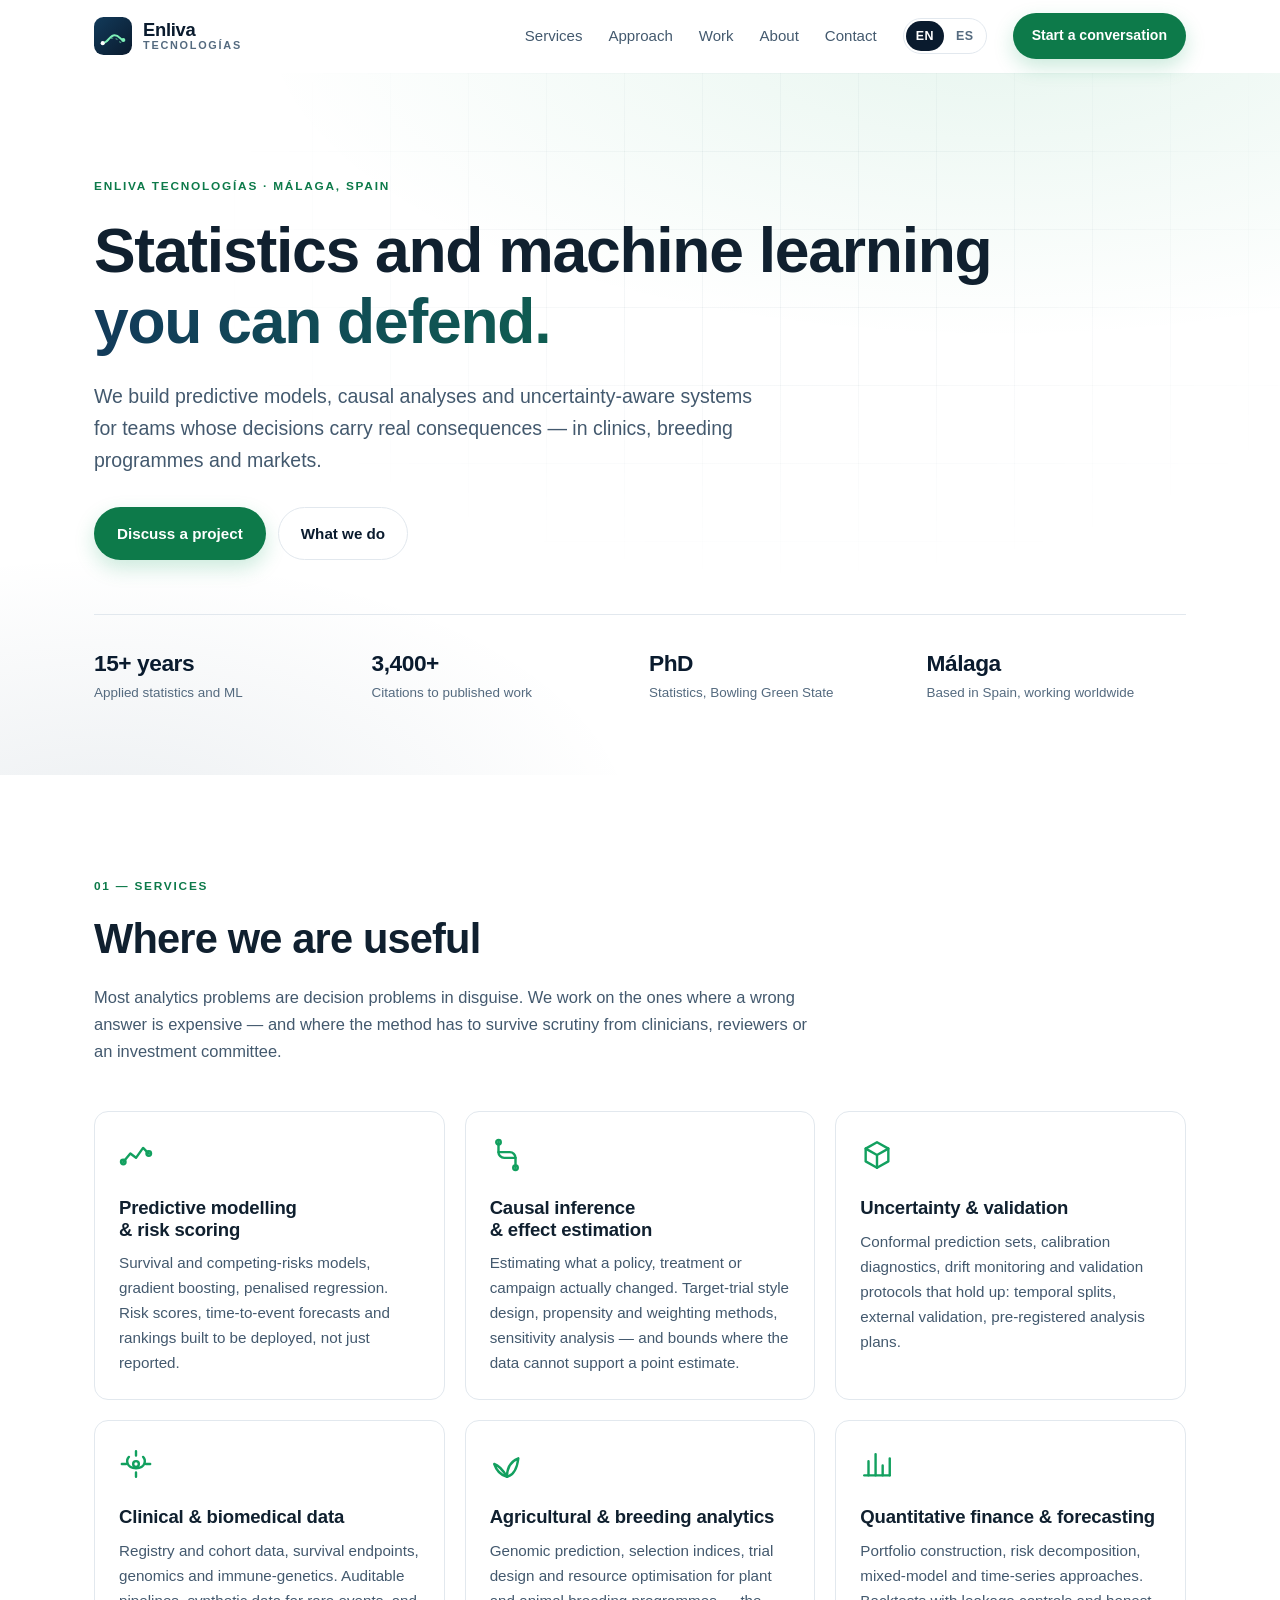
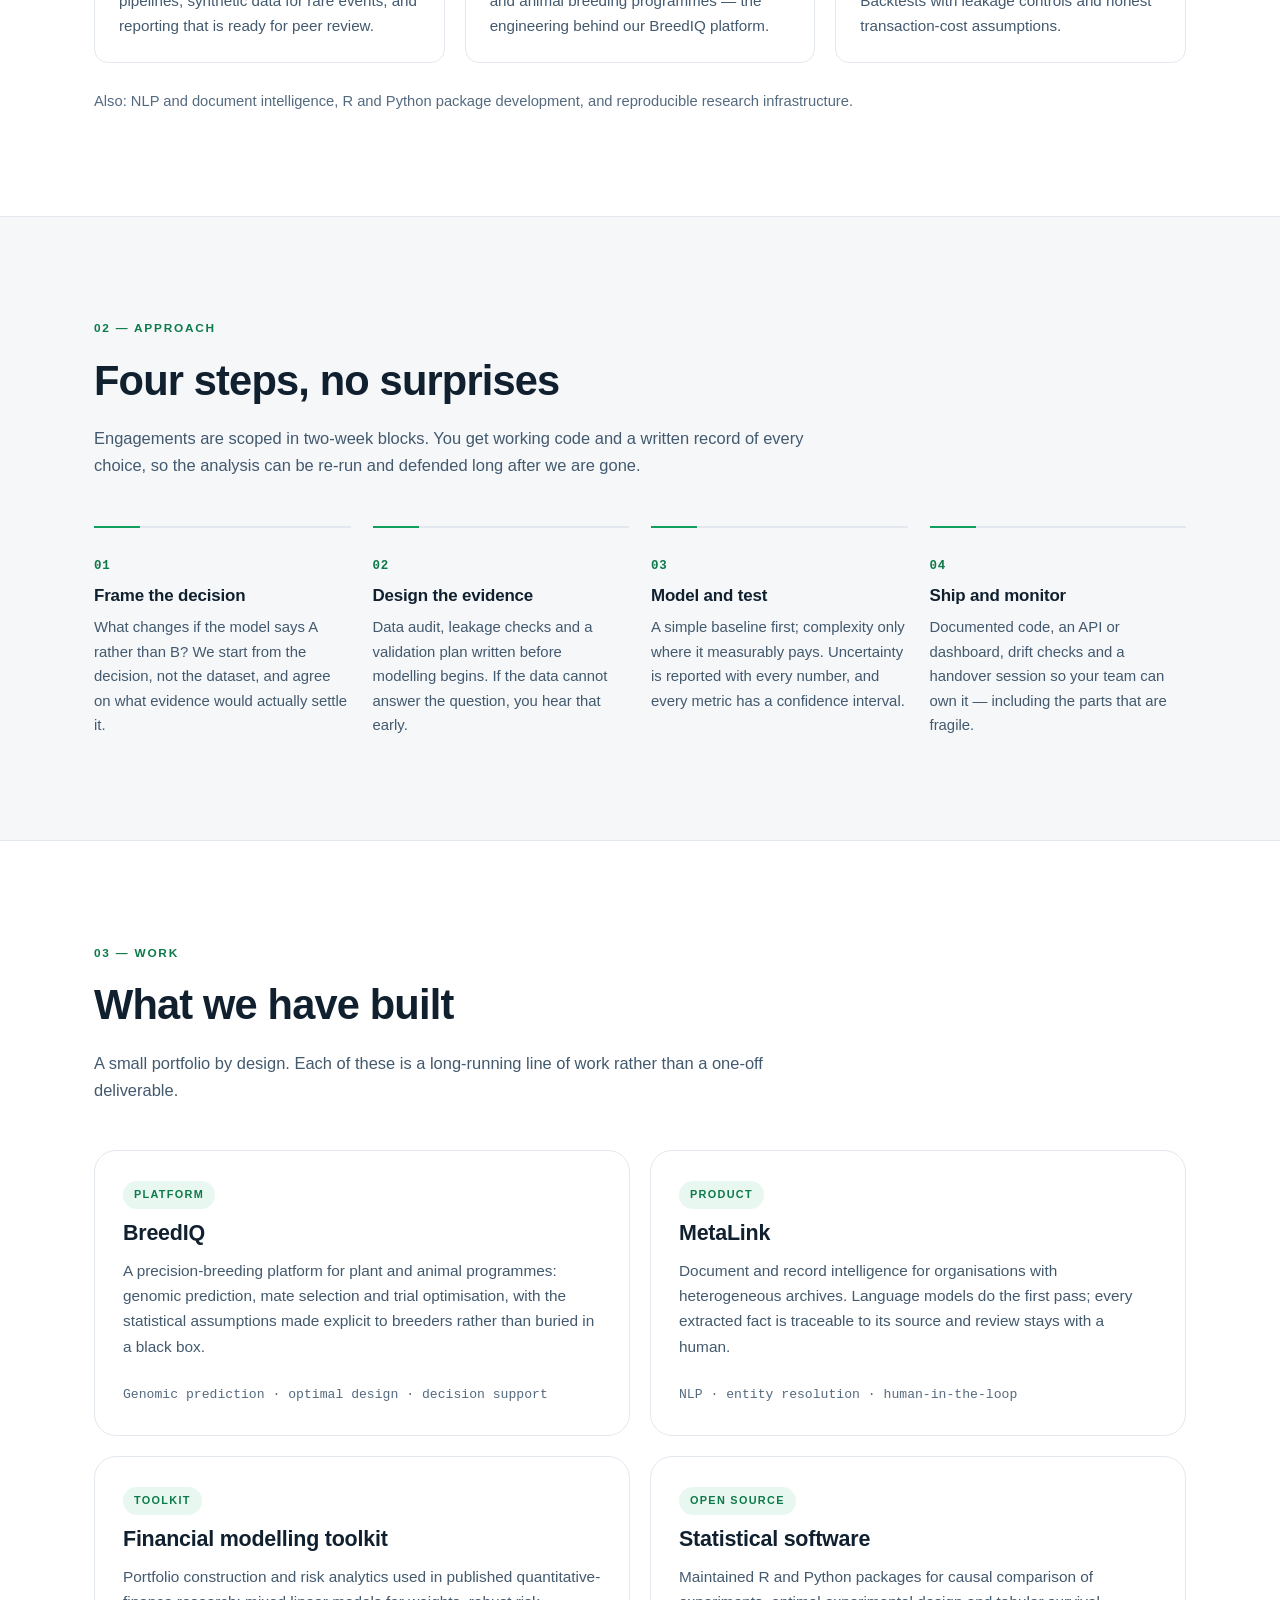
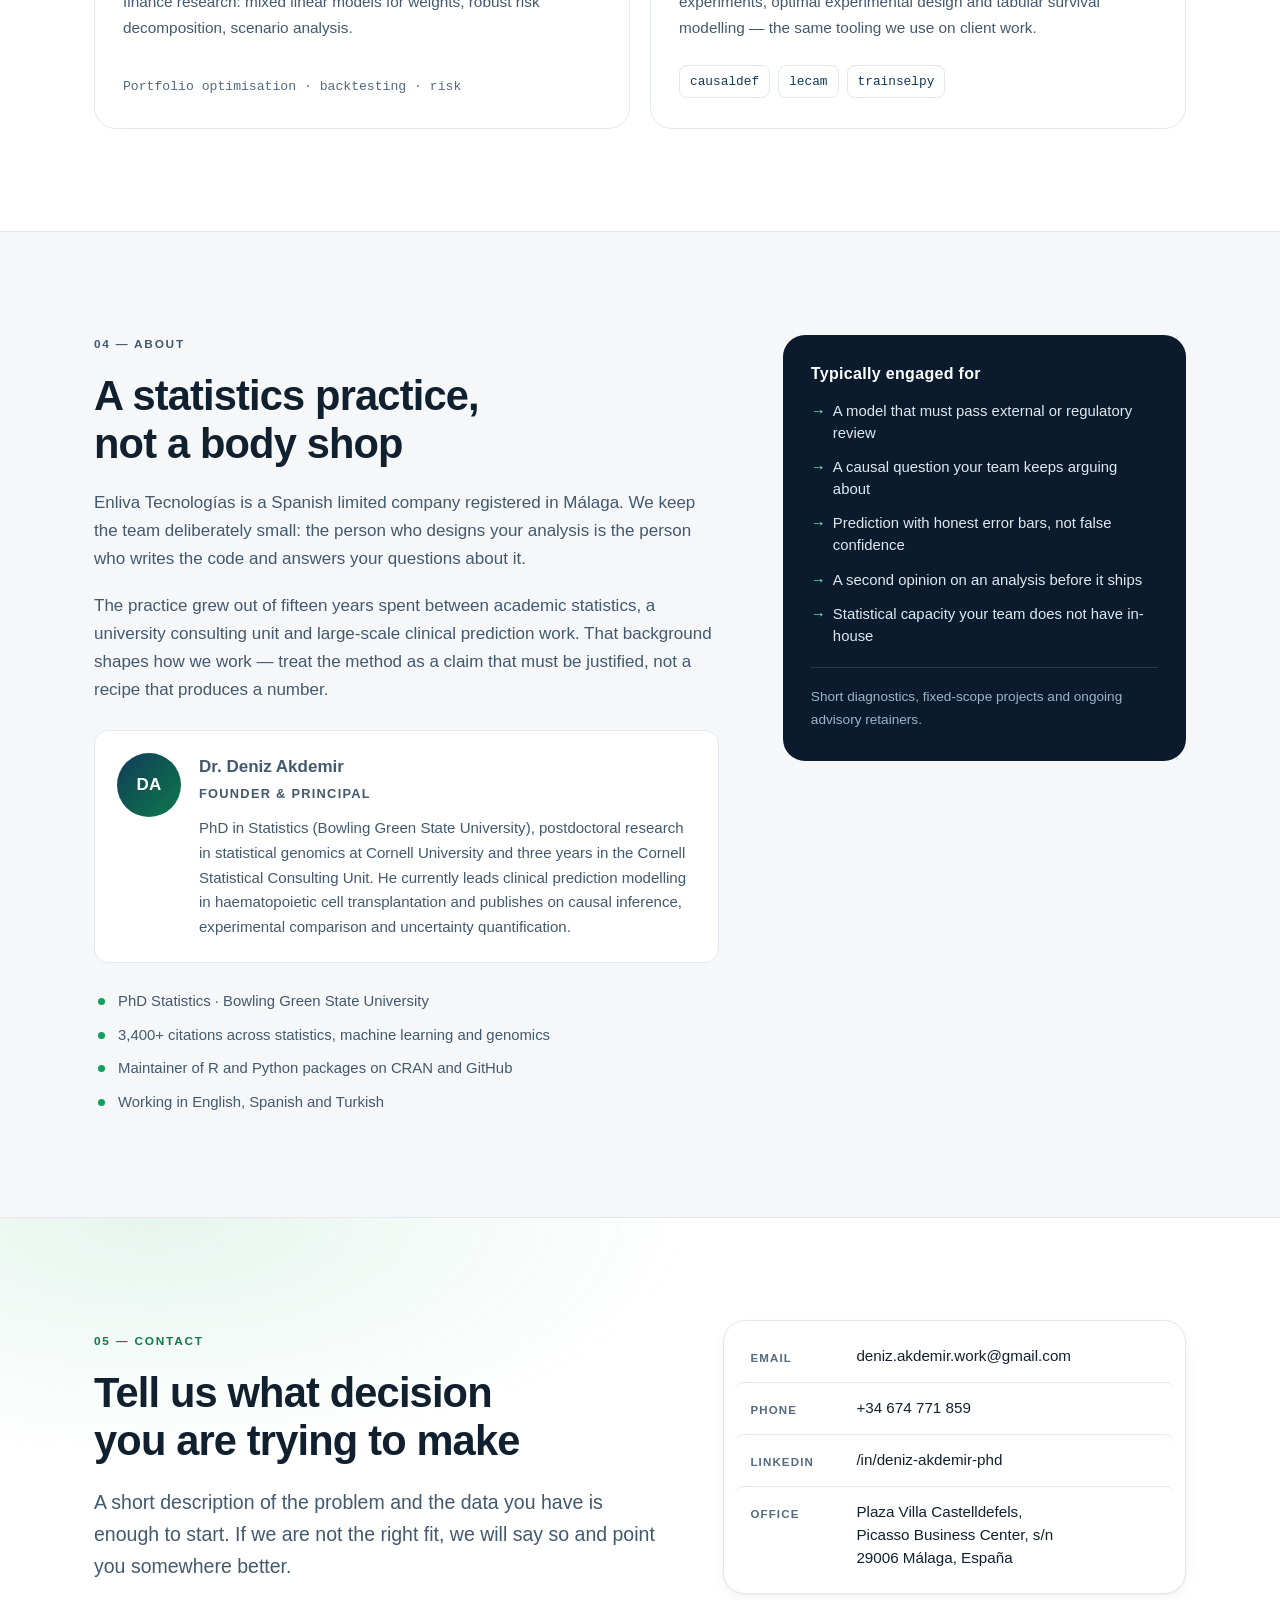
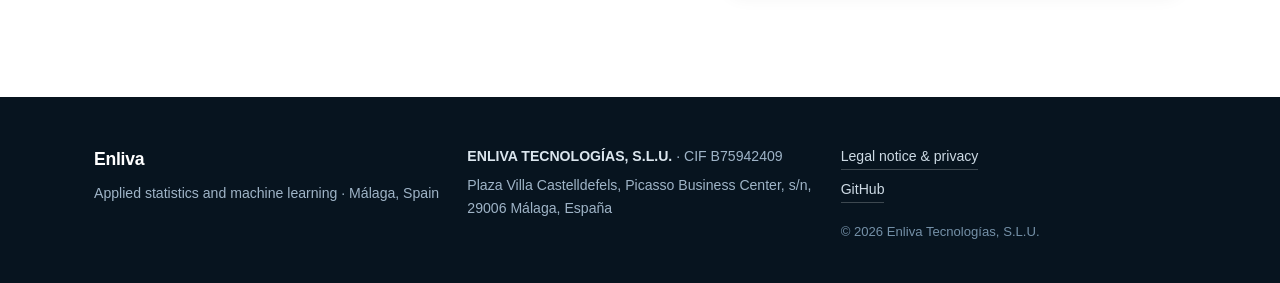
<file: index.html>
<!DOCTYPE html>
<html lang="en">
<head>
<meta charset="utf-8">
<meta name="viewport" content="width=device-width, initial-scale=1">
<title>Enliva Tecnologías — Applied statistics &amp; machine learning · Málaga</title>
<meta name="description" content="Enliva Tecnologías is a Málaga-based applied statistics and machine learning consultancy. Predictive modelling, causal inference and uncertainty-aware systems for clinical, agricultural and financial decisions.">
<meta name="theme-color" content="#0a1b2e">
<meta name="author" content="Enliva Tecnologías, S.L.U.">
<meta property="og:type" content="website">
<meta property="og:site_name" content="Enliva Tecnologías">
<meta property="og:locale" content="en_GB">
<meta property="og:locale:alternate" content="es_ES">
<meta property="og:title" content="Enliva Tecnologías — Applied statistics &amp; machine learning">
<meta property="og:description" content="Predictive models, causal analyses and uncertainty-aware systems for decisions that carry real consequences.">
<meta name="twitter:card" content="summary">
<link rel="icon" href="assets/img/favicon.svg" type="image/svg+xml">
<script>document.documentElement.classList.add("js");</script>
<link rel="stylesheet" href="assets/css/styles.css">
<script type="application/ld+json">
{
  "@context": "https://schema.org",
  "@type": "ProfessionalService",
  "name": "Enliva Tecnologías, S.L.U.",
  "description": "Applied statistics and machine learning consultancy: predictive modelling, causal inference, uncertainty quantification, clinical and agricultural data science.",
  "vatID": "ESB75942409",
  "address": {
    "@type": "PostalAddress",
    "streetAddress": "Plaza Villa Castelldefels, Picasso Business Center, s/n",
    "postalCode": "29006",
    "addressLocality": "Málaga",
    "addressCountry": "ES"
  },
  "email": "deniz.akdemir.work@gmail.com",
  "telephone": "+34674771859",
  "areaServed": "Worldwide",
  "knowsLanguage": ["en", "es", "tr"],
  "founder": {
    "@type": "Person",
    "name": "Deniz Akdemir",
    "jobTitle": "Founder & Principal",
    "alumniOf": "Bowling Green State University",
    "sameAs": "https://www.linkedin.com/in/deniz-akdemir-phd-50735314a/"
  }
}
</script>
</head>
<body>
<a class="skip-link" href="#main" data-i18n="a11y.skip">Skip to content</a>

<header class="site-header" id="top">
  <div class="wrap header-inner">
    <a class="brand" href="#top" aria-label="Enliva Tecnologías">
      <svg class="brand-mark" viewBox="0 0 48 48" aria-hidden="true" focusable="false">
        <rect x="0" y="0" width="48" height="48" rx="12" fill="url(#brandGrad)"/>
        <path d="M11 33c6.5 0 8.5-10 15-10s6.5 6 11 6" fill="none" stroke="#7ef0b8" stroke-width="2.6" stroke-linecap="round"/>
        <path d="M11 33c5 0 8-6.5 13.5-6.5S31 33 37 33" fill="none" stroke="#7ef0b8" stroke-width="1.4" stroke-dasharray="3 3" opacity=".55"/>
        <circle cx="11" cy="33" r="2.6" fill="#ffffff"/>
        <circle cx="37" cy="29" r="2.6" fill="#7ef0b8"/>
        <defs>
          <linearGradient id="brandGrad" x1="0" y1="0" x2="48" y2="48" gradientUnits="userSpaceOnUse">
            <stop stop-color="#123a5a"/><stop offset="1" stop-color="#0a1b2e"/>
          </linearGradient>
        </defs>
      </svg>
      <span class="brand-text">
        <span class="brand-name">Enliva</span>
        <span class="brand-sub" data-i18n="brand.sub">Tecnologías</span>
      </span>
    </a>

    <nav class="nav" id="nav" aria-label="Main">
      <a href="#services" data-i18n="nav.services">Services</a>
      <a href="#approach" data-i18n="nav.approach">Approach</a>
      <a href="#work" data-i18n="nav.work">Work</a>
      <a href="#about" data-i18n="nav.about">About</a>
      <a href="#contact" data-i18n="nav.contact">Contact</a>
      <div class="lang" role="group" aria-label="Language / Idioma">
        <button type="button" data-lang="en" class="is-active" aria-pressed="true">EN</button>
        <button type="button" data-lang="es" aria-pressed="false">ES</button>
      </div>
      <a class="btn btn-primary nav-cta" href="#contact" data-i18n="nav.cta">Start a conversation</a>
    </nav>

    <button class="nav-toggle" type="button" aria-expanded="false" aria-controls="nav" aria-label="Menu / Menú">
      <span></span><span></span>
    </button>
  </div>
</header>

<main id="main">

  <section class="hero">
    <div class="hero-bg" aria-hidden="true"></div>
    <div class="wrap hero-inner">
      <p class="eyebrow" data-i18n="hero.eyebrow">Enliva Tecnologías · Málaga, Spain</p>
      <h1>
        <span data-i18n="hero.title1">Statistics and machine learning</span>
        <span class="accent" data-i18n="hero.title2">you can defend.</span>
      </h1>
      <p class="lede" data-i18n="hero.lede">We build predictive models, causal analyses and uncertainty-aware systems for teams whose decisions carry real consequences — in clinics, breeding programmes and markets.</p>
      <div class="hero-actions">
        <a class="btn btn-primary" href="#contact" data-i18n="hero.cta1">Discuss a project</a>
        <a class="btn btn-ghost" href="#services" data-i18n="hero.cta2">What we do</a>
      </div>

      <dl class="proof">
        <div><dt data-i18n="proof.a.k">15+ years</dt><dd data-i18n="proof.a.v">Applied statistics and ML</dd></div>
        <div><dt data-i18n="proof.b.k">3,400+</dt><dd data-i18n="proof.b.v">Citations to published work</dd></div>
        <div><dt data-i18n="proof.c.k">PhD</dt><dd data-i18n="proof.c.v">Statistics, Bowling Green State</dd></div>
        <div><dt data-i18n="proof.d.k">Málaga</dt><dd data-i18n="proof.d.v">Based in Spain, working worldwide</dd></div>
      </dl>
    </div>
  </section>

  <section class="section" id="services">
    <div class="wrap">
      <header class="section-head reveal">
        <p class="eyebrow" data-i18n="services.eyebrow">01 — Services</p>
        <h2 data-i18n="services.title">Where we are useful</h2>
        <p class="section-lede" data-i18n="services.lede">Most analytics problems are decision problems in disguise. We work on the ones where a wrong answer is expensive — and where the method has to survive scrutiny from clinicians, reviewers or an investment committee.</p>
      </header>

      <div class="grid grid-3">
        <article class="card reveal">
          <svg class="card-icon" viewBox="0 0 24 24" aria-hidden="true"><path d="M3 17l5-6 4 3 5-7 4 4"/><circle cx="3" cy="17" r="1.6"/><circle cx="21" cy="11" r="1.6"/></svg>
          <h3 data-i18n="svc.1.t">Predictive modelling &amp; risk scoring</h3>
          <p data-i18n="svc.1.d">Survival and competing-risks models, gradient boosting, penalised regression. Risk scores, time-to-event forecasts and rankings built to be deployed, not just reported.</p>
        </article>

        <article class="card reveal">
          <svg class="card-icon" viewBox="0 0 24 24" aria-hidden="true"><path d="M6 3v7a4 4 0 004 4h8"/><path d="M18 21v-7a4 4 0 00-4-4H6"/><circle cx="6" cy="3" r="1.6"/><circle cx="18" cy="21" r="1.6"/></svg>
          <h3 data-i18n="svc.2.t">Causal inference &amp; effect estimation</h3>
          <p data-i18n="svc.2.d">Estimating what a policy, treatment or campaign actually changed. Target-trial style design, propensity and weighting methods, sensitivity analysis — and bounds where the data cannot support a point estimate.</p>
        </article>

        <article class="card reveal">
          <svg class="card-icon" viewBox="0 0 24 24" aria-hidden="true"><path d="M12 3l8 4.5v9L12 21l-8-4.5v-9L12 3z"/><path d="M12 12l8-4.5M12 12v9M12 12L4 7.5"/></svg>
          <h3 data-i18n="svc.3.t">Uncertainty &amp; validation</h3>
          <p data-i18n="svc.3.d">Conformal prediction sets, calibration diagnostics, drift monitoring and validation protocols that hold up: temporal splits, external validation, pre-registered analysis plans.</p>
        </article>

        <article class="card reveal">
          <svg class="card-icon" viewBox="0 0 24 24" aria-hidden="true"><path d="M7 7c-2 2-2 8 5 8s7-6 5-8"/><path d="M12 3v3M12 21v-3M2 12h3M19 12h3"/><circle cx="12" cy="12" r="2"/></svg>
          <h3 data-i18n="svc.4.t">Clinical &amp; biomedical data</h3>
          <p data-i18n="svc.4.d">Registry and cohort data, survival endpoints, genomics and immune-genetics. Auditable pipelines, synthetic data for rare events, and reporting that is ready for peer review.</p>
        </article>

        <article class="card reveal">
          <svg class="card-icon" viewBox="0 0 24 24" aria-hidden="true"><path d="M12 21c0-7 3-11 8-13-1 8-4 12-8 13z"/><path d="M12 21C9 16 6 13 3 12c2 6 5 8 9 9z"/></svg>
          <h3 data-i18n="svc.5.t">Agricultural &amp; breeding analytics</h3>
          <p data-i18n="svc.5.d">Genomic prediction, selection indices, trial design and resource optimisation for plant and animal breeding programmes — the engineering behind our BreedIQ platform.</p>
        </article>

        <article class="card reveal">
          <svg class="card-icon" viewBox="0 0 24 24" aria-hidden="true"><path d="M3 20h18"/><path d="M6 20V10M11 20V5M16 20v-7M21 20V8"/></svg>
          <h3 data-i18n="svc.6.t">Quantitative finance &amp; forecasting</h3>
          <p data-i18n="svc.6.d">Portfolio construction, risk decomposition, mixed-model and time-series approaches. Backtests with leakage controls and honest transaction-cost assumptions.</p>
        </article>
      </div>

      <p class="note reveal" data-i18n="services.note">Also: NLP and document intelligence, R and Python package development, and reproducible research infrastructure.</p>
    </div>
  </section>

  <section class="section section-alt" id="approach">
    <div class="wrap">
      <header class="section-head reveal">
        <p class="eyebrow" data-i18n="approach.eyebrow">02 — Approach</p>
        <h2 data-i18n="approach.title">Four steps, no surprises</h2>
        <p class="section-lede" data-i18n="approach.lede">Engagements are scoped in two-week blocks. You get working code and a written record of every choice, so the analysis can be re-run and defended long after we are gone.</p>
      </header>

      <ol class="steps">
        <li class="reveal">
          <span class="step-num">01</span>
          <h3 data-i18n="step.1.t">Frame the decision</h3>
          <p data-i18n="step.1.d">What changes if the model says A rather than B? We start from the decision, not the dataset, and agree on what evidence would actually settle it.</p>
        </li>
        <li class="reveal">
          <span class="step-num">02</span>
          <h3 data-i18n="step.2.t">Design the evidence</h3>
          <p data-i18n="step.2.d">Data audit, leakage checks and a validation plan written before modelling begins. If the data cannot answer the question, you hear that early.</p>
        </li>
        <li class="reveal">
          <span class="step-num">03</span>
          <h3 data-i18n="step.3.t">Model and test</h3>
          <p data-i18n="step.3.d">A simple baseline first; complexity only where it measurably pays. Uncertainty is reported with every number, and every metric has a confidence interval.</p>
        </li>
        <li class="reveal">
          <span class="step-num">04</span>
          <h3 data-i18n="step.4.t">Ship and monitor</h3>
          <p data-i18n="step.4.d">Documented code, an API or dashboard, drift checks and a handover session so your team can own it — including the parts that are fragile.</p>
        </li>
      </ol>
    </div>
  </section>

  <section class="section" id="work">
    <div class="wrap">
      <header class="section-head reveal">
        <p class="eyebrow" data-i18n="work.eyebrow">03 — Work</p>
        <h2 data-i18n="work.title">What we have built</h2>
        <p class="section-lede" data-i18n="work.lede">A small portfolio by design. Each of these is a long-running line of work rather than a one-off deliverable.</p>
      </header>

      <div class="grid grid-2">
        <article class="work-card reveal">
          <span class="tag" data-i18n="work.1.tag">Platform</span>
          <h3>BreedIQ</h3>
          <p data-i18n="work.1.d">A precision-breeding platform for plant and animal programmes: genomic prediction, mate selection and trial optimisation, with the statistical assumptions made explicit to breeders rather than buried in a black box.</p>
          <p class="meta" data-i18n="work.1.meta">Genomic prediction · optimal design · decision support</p>
        </article>

        <article class="work-card reveal">
          <span class="tag" data-i18n="work.2.tag">Product</span>
          <h3>MetaLink</h3>
          <p data-i18n="work.2.d">Document and record intelligence for organisations with heterogeneous archives. Language models do the first pass; every extracted fact is traceable to its source and review stays with a human.</p>
          <p class="meta" data-i18n="work.2.meta">NLP · entity resolution · human-in-the-loop</p>
        </article>

        <article class="work-card reveal">
          <span class="tag" data-i18n="work.3.tag">Toolkit</span>
          <h3 data-i18n="work.3.t">Financial modelling toolkit</h3>
          <p data-i18n="work.3.d">Portfolio construction and risk analytics used in published quantitative-finance research: mixed linear models for weights, robust risk decomposition, scenario analysis.</p>
          <p class="meta" data-i18n="work.3.meta">Portfolio optimisation · backtesting · risk</p>
        </article>

        <article class="work-card reveal">
          <span class="tag" data-i18n="work.4.tag">Open source</span>
          <h3 data-i18n="work.4.t">Statistical software</h3>
          <p data-i18n="work.4.d">Maintained R and Python packages for causal comparison of experiments, optimal experimental design and tabular survival modelling — the same tooling we use on client work.</p>
          <ul class="chips">
            <li><a href="https://github.com/denizakdemir/causaldef" target="_blank" rel="noopener noreferrer">causaldef</a></li>
            <li><a href="https://github.com/denizakdemir/lecam" target="_blank" rel="noopener noreferrer">lecam</a></li>
            <li><a href="https://github.com/denizakdemir/trainselpy" target="_blank" rel="noopener noreferrer">trainselpy</a></li>
          </ul>
        </article>
      </div>
    </div>
  </section>

  <section class="section section-alt" id="about">
    <div class="wrap about">
      <div class="about-body reveal">
        <p class="eyebrow" data-i18n="about.eyebrow">04 — About</p>
        <h2 data-i18n="about.title">A statistics practice, not a body shop</h2>
        <p data-i18n="about.p1">Enliva Tecnologías is a Spanish limited company registered in Málaga. We keep the team deliberately small: the person who designs your analysis is the person who writes the code and answers your questions about it.</p>
        <p data-i18n="about.p2">The practice grew out of fifteen years spent between academic statistics, a university consulting unit and large-scale clinical prediction work. That background shapes how we work — treat the method as a claim that must be justified, not a recipe that produces a number.</p>

        <div class="founder">
          <div class="avatar" aria-hidden="true">DA</div>
          <div>
            <p class="founder-name">Dr. Deniz Akdemir</p>
            <p class="founder-role" data-i18n="about.role">Founder &amp; Principal</p>
            <p data-i18n="about.p3">PhD in Statistics (Bowling Green State University), postdoctoral research in statistical genomics at Cornell University and three years in the Cornell Statistical Consulting Unit. He currently leads clinical prediction modelling in haematopoietic cell transplantation and publishes on causal inference, experimental comparison and uncertainty quantification.</p>
          </div>
        </div>

        <ul class="facts">
          <li data-i18n="about.f1">PhD Statistics · Bowling Green State University</li>
          <li data-i18n="about.f2">3,400+ citations across statistics, machine learning and genomics</li>
          <li data-i18n="about.f3">Maintainer of R and Python packages on CRAN and GitHub</li>
          <li data-i18n="about.f4">Working in English, Spanish and Turkish</li>
        </ul>
      </div>

      <aside class="about-side reveal">
        <h3 data-i18n="about.side.t">Typically engaged for</h3>
        <ul>
          <li data-i18n="about.side.1">A model that must pass external or regulatory review</li>
          <li data-i18n="about.side.2">A causal question your team keeps arguing about</li>
          <li data-i18n="about.side.3">Prediction with honest error bars, not false confidence</li>
          <li data-i18n="about.side.4">A second opinion on an analysis before it ships</li>
          <li data-i18n="about.side.5">Statistical capacity your team does not have in-house</li>
        </ul>
        <p class="side-note" data-i18n="about.side.note">Short diagnostics, fixed-scope projects and ongoing advisory retainers.</p>
      </aside>
    </div>
  </section>

  <section class="section contact" id="contact">
    <div class="wrap contact-inner reveal">
      <div>
        <p class="eyebrow" data-i18n="contact.eyebrow">05 — Contact</p>
        <h2 data-i18n="contact.title">Tell us what decision you are trying to make</h2>
        <p class="lede" data-i18n="contact.lede">A short description of the problem and the data you have is enough to start. If we are not the right fit, we will say so and point you somewhere better.</p>
      </div>
      <div class="contact-card">
        <a class="contact-line" href="mailto:deniz.akdemir.work@gmail.com">
          <span class="contact-k" data-i18n="contact.email">Email</span>
          <span class="contact-v">deniz.akdemir.work@gmail.com</span>
        </a>
        <a class="contact-line" href="tel:+34674771859">
          <span class="contact-k" data-i18n="contact.phone">Phone</span>
          <span class="contact-v">+34 674 771 859</span>
        </a>
        <a class="contact-line" href="https://www.linkedin.com/in/deniz-akdemir-phd-50735314a/" target="_blank" rel="noopener noreferrer">
          <span class="contact-k">LinkedIn</span>
          <span class="contact-v">/in/deniz-akdemir-phd</span>
        </a>
        <div class="contact-line">
          <span class="contact-k" data-i18n="contact.address">Office</span>
          <span class="contact-v">Plaza Villa Castelldefels,<br>Picasso Business Center, s/n<br>29006 Málaga, España</span>
        </div>
        <!-- When the Enliva company page exists, add it as a second LinkedIn row
             and keep this personal profile on the founder section only. -->
      </div>
    </div>
  </section>

</main>

<footer class="site-footer">
  <div class="wrap footer-inner">
    <div class="footer-brand">
      <span class="brand-name">Enliva</span>
      <p data-i18n="footer.tagline">Applied statistics and machine learning · Málaga, Spain</p>
    </div>
    <div class="footer-legal">
      <p><strong>ENLIVA TECNOLOGÍAS, S.L.U.</strong> · CIF B75942409</p>
      <p data-i18n="footer.addr">Plaza Villa Castelldefels, Picasso Business Center, s/n, 29006 Málaga, España</p>
    </div>
    <div class="footer-links">
      <a href="legal.html" data-i18n="footer.legal">Legal notice &amp; privacy</a>
      <a href="https://github.com/denizakdemir" target="_blank" rel="noopener noreferrer">GitHub</a>
      <p class="copyright">© <span id="year">2026</span> Enliva Tecnologías, S.L.U.</p>
    </div>
  </div>
</footer>

<script src="assets/js/main.js" defer></script>
</body>
</html>
</file>
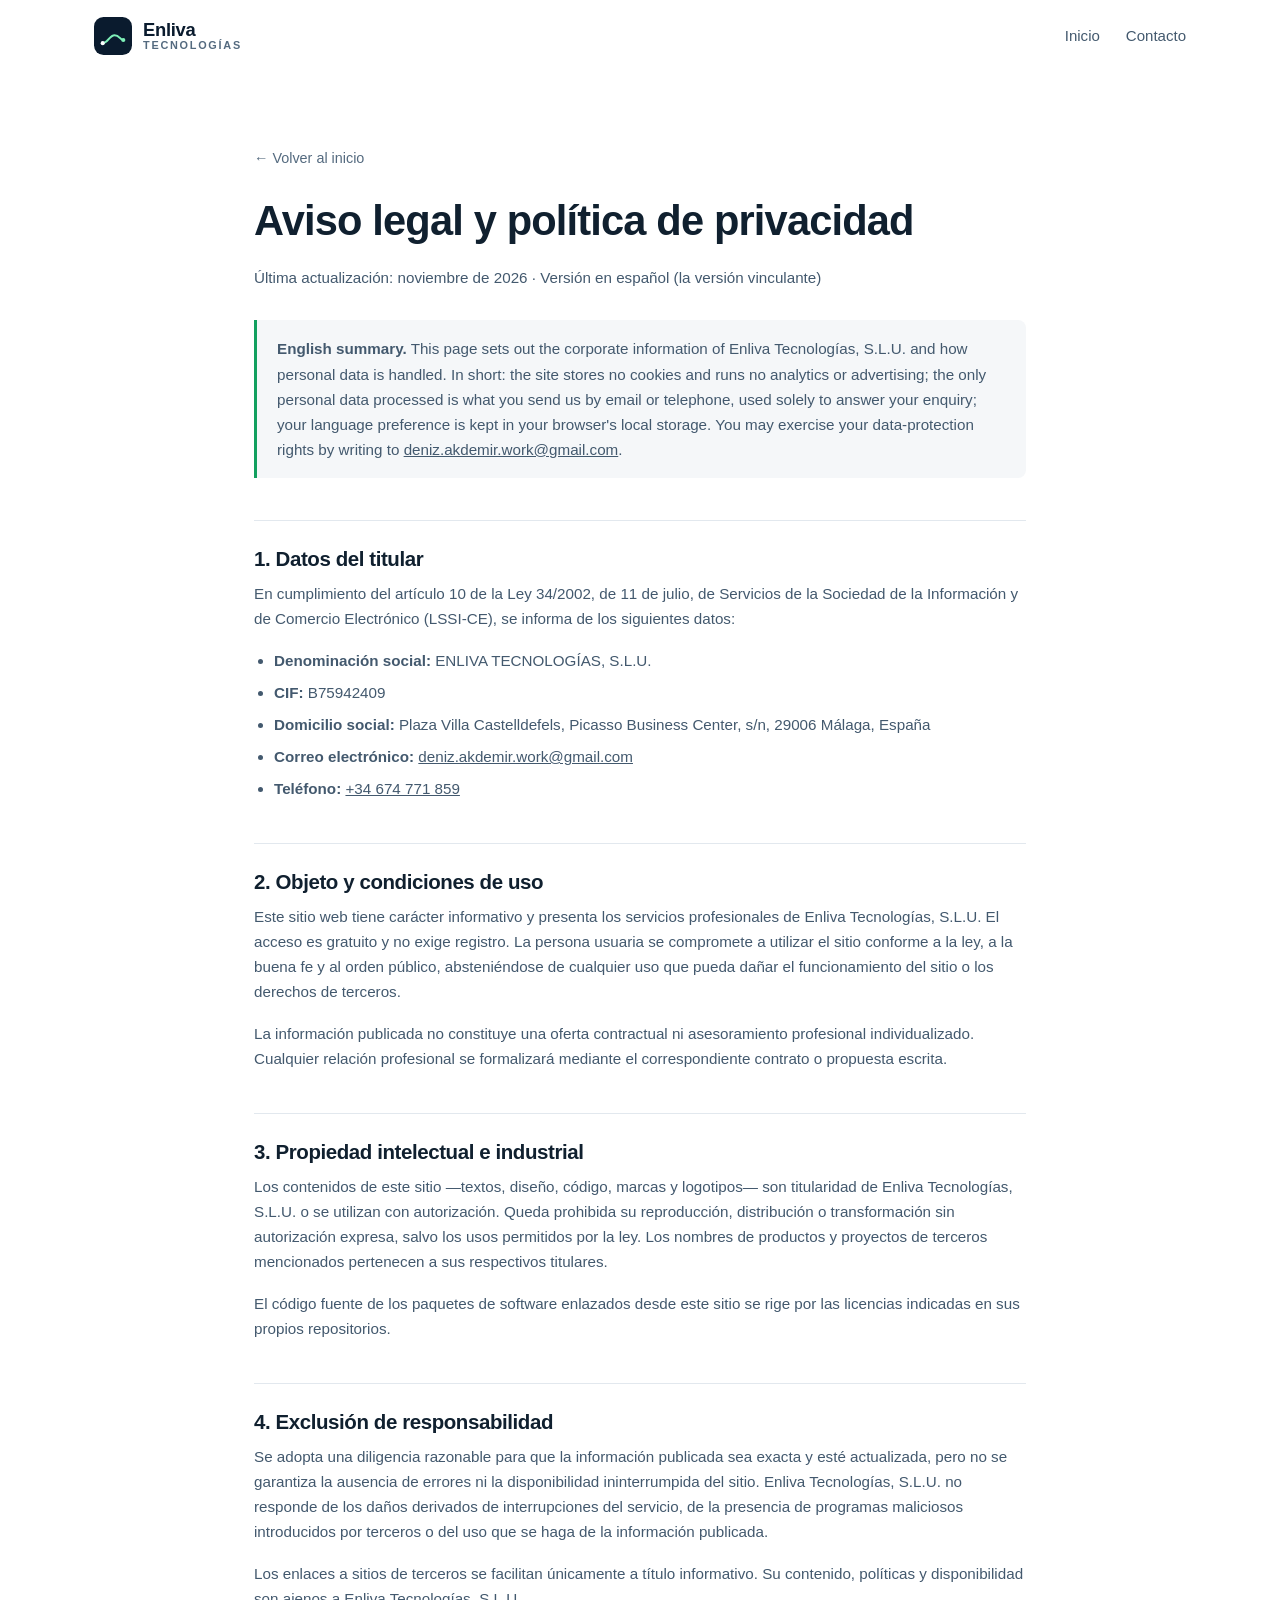
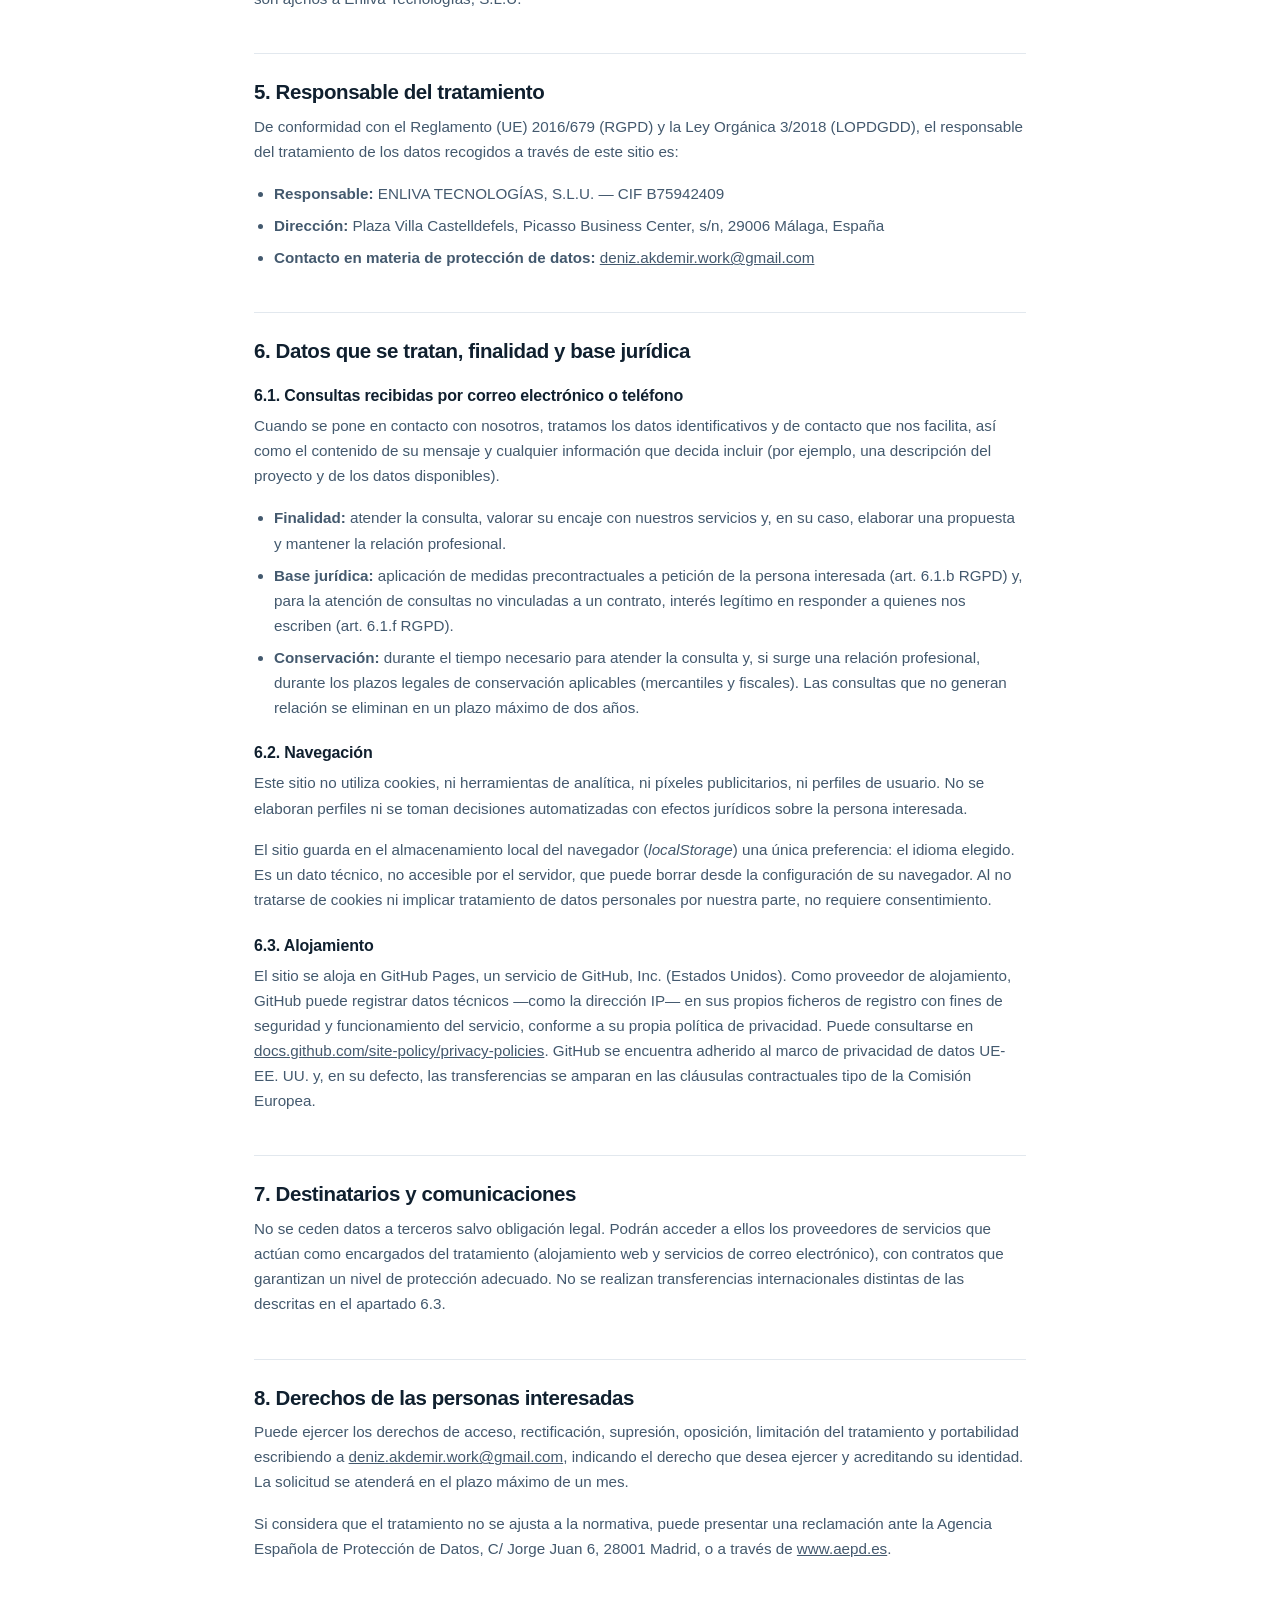
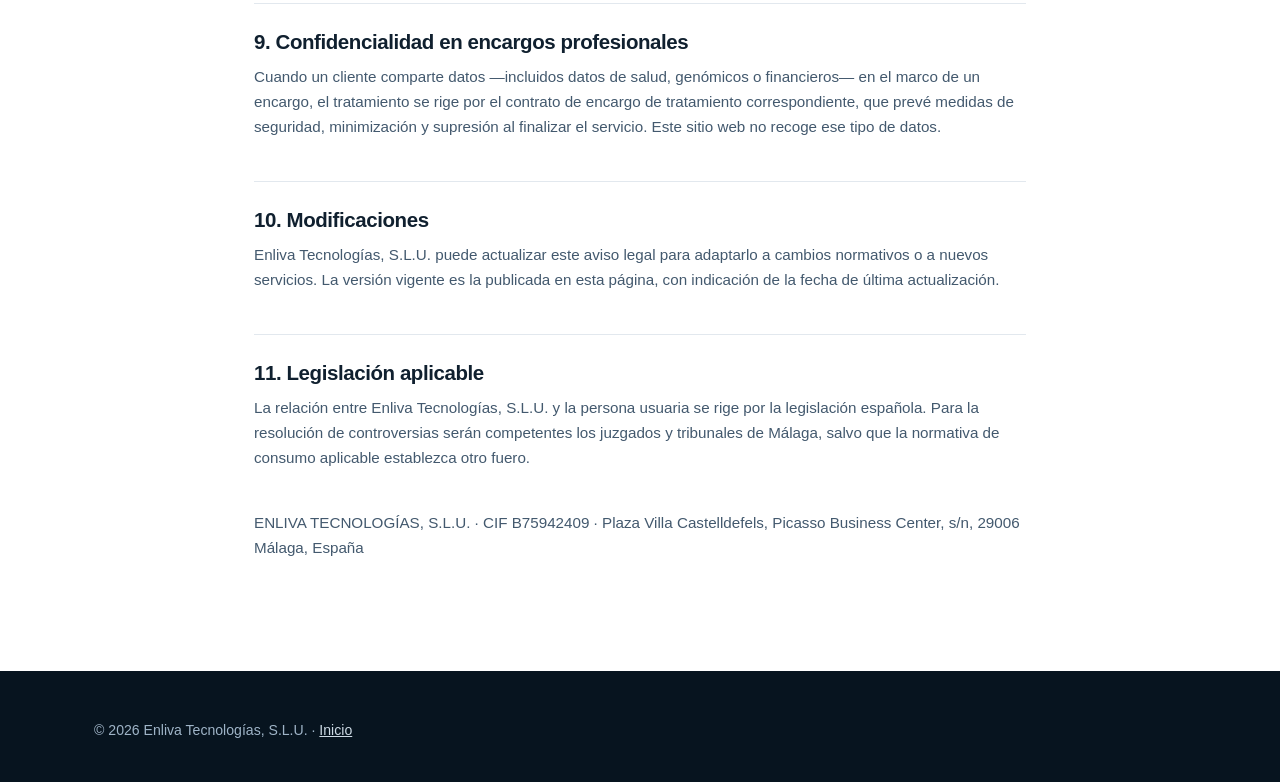
<file: legal.html>
<!DOCTYPE html>
<html lang="es">
<head>
<meta charset="utf-8">
<meta name="viewport" content="width=device-width, initial-scale=1">
<title>Aviso legal y privacidad — Enliva Tecnologías</title>
<meta name="description" content="Aviso legal, información societaria y política de privacidad de Enliva Tecnologías, S.L.U.">
<meta name="robots" content="index, follow">
<meta name="theme-color" content="#0a1b2e">
<link rel="icon" href="assets/img/favicon.svg" type="image/svg+xml">
<link rel="stylesheet" href="assets/css/styles.css">
</head>
<body>
<header class="site-header">
  <div class="wrap header-inner">
    <a class="brand" href="index.html">
      <svg class="brand-mark" viewBox="0 0 48 48" aria-hidden="true" focusable="false">
        <rect width="48" height="48" rx="12" fill="#0a1b2e"/>
        <path d="M11 33c6.5 0 8.5-10 15-10s6.5 6 11 6" fill="none" stroke="#7ef0b8" stroke-width="2.6" stroke-linecap="round"/>
        <circle cx="11" cy="33" r="2.6" fill="#ffffff"/>
        <circle cx="37" cy="29" r="2.6" fill="#7ef0b8"/>
      </svg>
      <span class="brand-text">
        <span class="brand-name">Enliva</span>
        <span class="brand-sub">Tecnologías</span>
      </span>
    </a>
    <nav class="nav" aria-label="Main">
      <a href="index.html">Inicio</a>
      <a href="index.html#contact">Contacto</a>
    </nav>
  </div>
</header>

<main class="legal-page">
  <div class="wrap">
    <p class="back"><a href="index.html">← Volver al inicio</a></p>
    <h1>Aviso legal y política de privacidad</h1>
    <p class="legal-meta">Última actualización: noviembre de 2026 · Versión en español (la versión vinculante)</p>

    <div class="callout">
      <p><strong>English summary.</strong> This page sets out the corporate information of Enliva Tecnologías, S.L.U. and how personal data is handled. In short: the site stores no cookies and runs no analytics or advertising; the only personal data processed is what you send us by email or telephone, used solely to answer your enquiry; your language preference is kept in your browser's local storage. You may exercise your data-protection rights by writing to <a href="mailto:deniz.akdemir.work@gmail.com">deniz.akdemir.work@gmail.com</a>.</p>
    </div>

    <h2>1. Datos del titular</h2>
    <p>En cumplimiento del artículo 10 de la Ley 34/2002, de 11 de julio, de Servicios de la Sociedad de la Información y de Comercio Electrónico (LSSI-CE), se informa de los siguientes datos:</p>
    <ul>
      <li><strong>Denominación social:</strong> ENLIVA TECNOLOGÍAS, S.L.U.</li>
      <li><strong>CIF:</strong> B75942409</li>
      <li><strong>Domicilio social:</strong> Plaza Villa Castelldefels, Picasso Business Center, s/n, 29006 Málaga, España</li>
      <li><strong>Correo electrónico:</strong> <a href="mailto:deniz.akdemir.work@gmail.com">deniz.akdemir.work@gmail.com</a></li>
      <li><strong>Teléfono:</strong> <a href="tel:+34674771859">+34 674 771 859</a></li>
    </ul>
    <!-- TODO antes de publicar: añadir tomo, folio y hoja de inscripción en el
         Registro Mercantil de Málaga (art. 10 LSSI). Ver README.md. -->

    <h2>2. Objeto y condiciones de uso</h2>
    <p>Este sitio web tiene carácter informativo y presenta los servicios profesionales de Enliva Tecnologías, S.L.U. El acceso es gratuito y no exige registro. La persona usuaria se compromete a utilizar el sitio conforme a la ley, a la buena fe y al orden público, absteniéndose de cualquier uso que pueda dañar el funcionamiento del sitio o los derechos de terceros.</p>
    <p>La información publicada no constituye una oferta contractual ni asesoramiento profesional individualizado. Cualquier relación profesional se formalizará mediante el correspondiente contrato o propuesta escrita.</p>

    <h2>3. Propiedad intelectual e industrial</h2>
    <p>Los contenidos de este sitio —textos, diseño, código, marcas y logotipos— son titularidad de Enliva Tecnologías, S.L.U. o se utilizan con autorización. Queda prohibida su reproducción, distribución o transformación sin autorización expresa, salvo los usos permitidos por la ley. Los nombres de productos y proyectos de terceros mencionados pertenecen a sus respectivos titulares.</p>
    <p>El código fuente de los paquetes de software enlazados desde este sitio se rige por las licencias indicadas en sus propios repositorios.</p>

    <h2>4. Exclusión de responsabilidad</h2>
    <p>Se adopta una diligencia razonable para que la información publicada sea exacta y esté actualizada, pero no se garantiza la ausencia de errores ni la disponibilidad ininterrumpida del sitio. Enliva Tecnologías, S.L.U. no responde de los daños derivados de interrupciones del servicio, de la presencia de programas maliciosos introducidos por terceros o del uso que se haga de la información publicada.</p>
    <p>Los enlaces a sitios de terceros se facilitan únicamente a título informativo. Su contenido, políticas y disponibilidad son ajenos a Enliva Tecnologías, S.L.U.</p>

    <h2>5. Responsable del tratamiento</h2>
    <p>De conformidad con el Reglamento (UE) 2016/679 (RGPD) y la Ley Orgánica 3/2018 (LOPDGDD), el responsable del tratamiento de los datos recogidos a través de este sitio es:</p>
    <ul>
      <li><strong>Responsable:</strong> ENLIVA TECNOLOGÍAS, S.L.U. — CIF B75942409</li>
      <li><strong>Dirección:</strong> Plaza Villa Castelldefels, Picasso Business Center, s/n, 29006 Málaga, España</li>
      <li><strong>Contacto en materia de protección de datos:</strong> <a href="mailto:deniz.akdemir.work@gmail.com">deniz.akdemir.work@gmail.com</a></li>
    </ul>

    <h2>6. Datos que se tratan, finalidad y base jurídica</h2>
    <h3>6.1. Consultas recibidas por correo electrónico o teléfono</h3>
    <p>Cuando se pone en contacto con nosotros, tratamos los datos identificativos y de contacto que nos facilita, así como el contenido de su mensaje y cualquier información que decida incluir (por ejemplo, una descripción del proyecto y de los datos disponibles).</p>
    <ul>
      <li><strong>Finalidad:</strong> atender la consulta, valorar su encaje con nuestros servicios y, en su caso, elaborar una propuesta y mantener la relación profesional.</li>
      <li><strong>Base jurídica:</strong> aplicación de medidas precontractuales a petición de la persona interesada (art. 6.1.b RGPD) y, para la atención de consultas no vinculadas a un contrato, interés legítimo en responder a quienes nos escriben (art. 6.1.f RGPD).</li>
      <li><strong>Conservación:</strong> durante el tiempo necesario para atender la consulta y, si surge una relación profesional, durante los plazos legales de conservación aplicables (mercantiles y fiscales). Las consultas que no generan relación se eliminan en un plazo máximo de dos años.</li>
    </ul>

    <h3>6.2. Navegación</h3>
    <p>Este sitio no utiliza cookies, ni herramientas de analítica, ni píxeles publicitarios, ni perfiles de usuario. No se elaboran perfiles ni se toman decisiones automatizadas con efectos jurídicos sobre la persona interesada.</p>
    <p>El sitio guarda en el almacenamiento local del navegador (<em>localStorage</em>) una única preferencia: el idioma elegido. Es un dato técnico, no accesible por el servidor, que puede borrar desde la configuración de su navegador. Al no tratarse de cookies ni implicar tratamiento de datos personales por nuestra parte, no requiere consentimiento.</p>

    <h3>6.3. Alojamiento</h3>
    <p>El sitio se aloja en GitHub Pages, un servicio de GitHub, Inc. (Estados Unidos). Como proveedor de alojamiento, GitHub puede registrar datos técnicos —como la dirección IP— en sus propios ficheros de registro con fines de seguridad y funcionamiento del servicio, conforme a su propia política de privacidad. Puede consultarse en <a href="https://docs.github.com/site-policy/privacy-policies" target="_blank" rel="noopener noreferrer">docs.github.com/site-policy/privacy-policies</a>. GitHub se encuentra adherido al marco de privacidad de datos UE-EE. UU. y, en su defecto, las transferencias se amparan en las cláusulas contractuales tipo de la Comisión Europea.</p>

    <h2>7. Destinatarios y comunicaciones</h2>
    <p>No se ceden datos a terceros salvo obligación legal. Podrán acceder a ellos los proveedores de servicios que actúan como encargados del tratamiento (alojamiento web y servicios de correo electrónico), con contratos que garantizan un nivel de protección adecuado. No se realizan transferencias internacionales distintas de las descritas en el apartado 6.3.</p>

    <h2>8. Derechos de las personas interesadas</h2>
    <p>Puede ejercer los derechos de acceso, rectificación, supresión, oposición, limitación del tratamiento y portabilidad escribiendo a <a href="mailto:deniz.akdemir.work@gmail.com">deniz.akdemir.work@gmail.com</a>, indicando el derecho que desea ejercer y acreditando su identidad. La solicitud se atenderá en el plazo máximo de un mes.</p>
    <p>Si considera que el tratamiento no se ajusta a la normativa, puede presentar una reclamación ante la Agencia Española de Protección de Datos, C/ Jorge Juan 6, 28001 Madrid, o a través de <a href="https://www.aepd.es" target="_blank" rel="noopener noreferrer">www.aepd.es</a>.</p>

    <h2>9. Confidencialidad en encargos profesionales</h2>
    <p>Cuando un cliente comparte datos —incluidos datos de salud, genómicos o financieros— en el marco de un encargo, el tratamiento se rige por el contrato de encargo de tratamiento correspondiente, que prevé medidas de seguridad, minimización y supresión al finalizar el servicio. Este sitio web no recoge ese tipo de datos.</p>

    <h2>10. Modificaciones</h2>
    <p>Enliva Tecnologías, S.L.U. puede actualizar este aviso legal para adaptarlo a cambios normativos o a nuevos servicios. La versión vigente es la publicada en esta página, con indicación de la fecha de última actualización.</p>

    <h2>11. Legislación aplicable</h2>
    <p>La relación entre Enliva Tecnologías, S.L.U. y la persona usuaria se rige por la legislación española. Para la resolución de controversias serán competentes los juzgados y tribunales de Málaga, salvo que la normativa de consumo aplicable establezca otro fuero.</p>

    <p class="legal-meta" style="margin-top:40px">ENLIVA TECNOLOGÍAS, S.L.U. · CIF B75942409 · Plaza Villa Castelldefels, Picasso Business Center, s/n, 29006 Málaga, España</p>
  </div>
</main>

<footer class="site-footer">
  <div class="wrap">
    <p style="margin:0">© <span id="year">2026</span> Enliva Tecnologías, S.L.U. · <a href="index.html" style="color:#cddae4">Inicio</a></p>
  </div>
</footer>
<script>
  document.getElementById("year").textContent = String(new Date().getFullYear());
</script>
</body>
</html>
</file>
<file: assets/css/styles.css>
/* ==========================================================================
   Enliva Tecnologías — site styles
   Palette and spacing are defined as custom properties at the top so the
   whole site can be re-skinned from one place.
   ========================================================================== */

:root {
  --navy-900: #07141f;
  --navy-800: #0a1b2e;
  --navy-700: #123a5a;
  --ink: #10202f;
  --ink-soft: #43596e;
  --ink-muted: #546a7f;
  --line: #e2e8ee;
  --paper: #ffffff;
  --paper-alt: #f5f7f9;
  --mint: #12a05f;
  --mint-ink: #0d7a4a;
  --mint-btn: #0d7a4a;
  --mint-btn-hover: #0a6740;
  --mint-bright: #7ef0b8;
  --mint-soft: #e8f7ef;
  --radius: 14px;
  --radius-lg: 22px;
  --wrap: 1140px;
  --font: "Inter", -apple-system, BlinkMacSystemFont, "Segoe UI", Roboto,
    "Helvetica Neue", Arial, "Noto Sans", sans-serif;
  --font-mono: ui-monospace, "SF Mono", "JetBrains Mono", Menlo, Consolas, monospace;
  --shadow-sm: 0 1px 2px rgba(10, 27, 46, .06), 0 6px 16px rgba(10, 27, 46, .04);
  --shadow-md: 0 10px 30px rgba(10, 27, 46, .09);
}

*,
*::before,
*::after { box-sizing: border-box; }

html {
  scroll-behavior: smooth;
  -webkit-text-size-adjust: 100%;
}

body {
  margin: 0;
  font-family: var(--font);
  font-size: 17px;
  line-height: 1.65;
  color: var(--ink);
  background: var(--paper);
  -webkit-font-smoothing: antialiased;
  text-rendering: optimizeLegibility;
}

img { max-width: 100%; display: block; }

h1, h2, h3 {
  line-height: 1.15;
  letter-spacing: -.02em;
  margin: 0 0 .5em;
  font-weight: 650;
  text-wrap: balance;
}

h1 { font-size: clamp(2.35rem, 5.2vw, 3.9rem); }
h2 { font-size: clamp(1.85rem, 3.4vw, 2.6rem); }
h3 { font-size: 1.16rem; letter-spacing: -.01em; }

p { margin: 0 0 1.1em; }

a { color: inherit; }

:focus-visible {
  outline: 3px solid var(--mint);
  outline-offset: 3px;
  border-radius: 4px;
}

.wrap {
  width: 100%;
  max-width: var(--wrap);
  margin-inline: auto;
  padding-inline: 24px;
}

.skip-link {
  position: absolute;
  left: 16px;
  top: -60px;
  z-index: 100;
  background: var(--navy-800);
  color: #fff;
  padding: 10px 16px;
  border-radius: 8px;
  text-decoration: none;
  transition: top .18s ease;
}
.skip-link:focus { top: 12px; }

/* ---------------------------------------------------------------- header */

.site-header {
  position: sticky;
  top: 0;
  z-index: 50;
  background: rgba(255, 255, 255, .86);
  backdrop-filter: blur(14px);
  -webkit-backdrop-filter: blur(14px);
  border-bottom: 1px solid transparent;
  transition: border-color .2s ease, box-shadow .2s ease;
}
.site-header.is-stuck {
  border-bottom-color: var(--line);
  box-shadow: 0 6px 20px rgba(10, 27, 46, .05);
}

.header-inner {
  display: flex;
  align-items: center;
  justify-content: space-between;
  gap: 20px;
  min-height: 72px;
}

.brand {
  display: inline-flex;
  align-items: center;
  gap: 11px;
  text-decoration: none;
  color: var(--navy-800);
}
.brand-mark { width: 38px; height: 38px; flex: none; }
.brand-text { display: flex; flex-direction: column; line-height: 1.1; }
.brand-name { font-weight: 700; font-size: 1.15rem; letter-spacing: -.015em; }
.brand-sub {
  font-size: .68rem;
  letter-spacing: .16em;
  text-transform: uppercase;
  color: var(--ink-muted);
  font-weight: 600;
}

.nav {
  display: flex;
  align-items: center;
  gap: 26px;
  font-size: .94rem;
  font-weight: 500;
}
.nav > a:not(.btn) {
  text-decoration: none;
  color: var(--ink-soft);
  padding: 6px 0;
  position: relative;
  transition: color .18s ease;
}
.nav > a:not(.btn)::after {
  content: "";
  position: absolute;
  left: 0;
  bottom: 0;
  height: 2px;
  width: 0;
  background: var(--mint);
  transition: width .22s ease;
}
.nav > a:not(.btn):hover { color: var(--navy-800); }
.nav > a:not(.btn):hover::after { width: 100%; }

.lang {
  display: inline-flex;
  border: 1px solid var(--line);
  border-radius: 999px;
  padding: 2px;
  gap: 2px;
}
.lang button {
  border: 0;
  background: transparent;
  font: inherit;
  font-size: .78rem;
  font-weight: 650;
  letter-spacing: .04em;
  color: var(--ink-muted);
  padding: 5px 10px;
  border-radius: 999px;
  cursor: pointer;
  transition: background .18s ease, color .18s ease;
}
.lang button:hover { color: var(--navy-800); }
.lang button.is-active {
  background: var(--navy-800);
  color: #fff;
}

.nav-toggle {
  display: none;
  width: 44px;
  height: 44px;
  border: 1px solid var(--line);
  border-radius: 10px;
  background: #fff;
  cursor: pointer;
  padding: 0;
  place-items: center;
}
.nav-toggle span {
  display: block;
  width: 18px;
  height: 2px;
  background: var(--navy-800);
  margin: 3px auto;
  transition: transform .2s ease, opacity .2s ease;
}
.nav-toggle[aria-expanded="true"] span:first-child { transform: translateY(2.5px) rotate(45deg); }
.nav-toggle[aria-expanded="true"] span:last-child { transform: translateY(-2.5px) rotate(-45deg); }

/* ---------------------------------------------------------------- buttons */

.btn {
  display: inline-flex;
  align-items: center;
  justify-content: center;
  gap: 8px;
  padding: 13px 22px;
  border-radius: 999px;
  font-size: .95rem;
  font-weight: 600;
  text-decoration: none;
  border: 1px solid transparent;
  cursor: pointer;
  transition: transform .16s ease, box-shadow .2s ease, background .2s ease,
    color .2s ease, border-color .2s ease;
}
.btn-primary {
  background: var(--mint-btn);
  color: #fff;
  box-shadow: 0 8px 20px rgba(18, 160, 95, .22);
}
.btn-primary:hover {
  background: var(--mint-btn-hover);
  transform: translateY(-1px);
  box-shadow: 0 12px 26px rgba(18, 160, 95, .3);
}
.btn-ghost {
  background: #fff;
  color: var(--navy-800);
  border-color: var(--line);
}
.btn-ghost:hover {
  border-color: var(--navy-700);
  transform: translateY(-1px);
}
.nav-cta { padding: 10px 18px; font-size: .88rem; }

/* ---------------------------------------------------------------- hero */

.hero {
  position: relative;
  overflow: hidden;
  padding: clamp(56px, 9vw, 104px) 0 clamp(44px, 6vw, 72px);
  background:
    radial-gradient(1200px 520px at 78% -8%, rgba(18, 160, 95, .1), transparent 62%),
    radial-gradient(900px 460px at 8% 108%, rgba(18, 58, 90, .08), transparent 60%),
    var(--paper);
}
.hero-bg {
  position: absolute;
  inset: 0;
  background-image:
    linear-gradient(to right, rgba(18, 58, 90, .045) 1px, transparent 1px),
    linear-gradient(to bottom, rgba(18, 58, 90, .045) 1px, transparent 1px);
  background-size: 78px 78px;
  mask-image: radial-gradient(760px 420px at 62% 26%, #000 25%, transparent 78%);
  -webkit-mask-image: radial-gradient(760px 420px at 62% 26%, #000 25%, transparent 78%);
  pointer-events: none;
}
.hero-inner { position: relative; }

.eyebrow {
  font-size: .74rem;
  font-weight: 700;
  letter-spacing: .15em;
  text-transform: uppercase;
  color: var(--mint-ink);
  margin: 0 0 18px;
}

.hero h1 { margin-bottom: 22px; }
.hero h1 .accent {
  display: block;
  background: linear-gradient(96deg, var(--navy-700), var(--mint-ink) 78%);
  -webkit-background-clip: text;
  background-clip: text;
  color: transparent;
}

.lede {
  font-size: clamp(1.06rem, 1.6vw, 1.22rem);
  color: var(--ink-soft);
  max-width: 62ch;
  margin-bottom: 30px;
}

.hero-actions {
  display: flex;
  flex-wrap: wrap;
  gap: 12px;
  margin-bottom: 54px;
}

.proof {
  display: grid;
  grid-template-columns: repeat(4, minmax(0, 1fr));
  gap: 18px;
  margin: 0;
  padding-top: 30px;
  border-top: 1px solid var(--line);
}
.proof > div { min-width: 0; }
.proof dt {
  font-size: 1.42rem;
  font-weight: 700;
  letter-spacing: -.02em;
  color: var(--navy-800);
}
.proof dd {
  margin: 2px 0 0;
  font-size: .84rem;
  line-height: 1.4;
  color: var(--ink-muted);
}

/* ---------------------------------------------------------------- sections */

.section { padding: clamp(60px, 8vw, 104px) 0; }
.section-alt {
  background: var(--paper-alt);
  border-block: 1px solid var(--line);
}

.section-head { max-width: 720px; margin-bottom: 46px; }
.section-lede {
  color: var(--ink-soft);
  font-size: 1.03rem;
  margin-bottom: 0;
}

.grid { display: grid; gap: 20px; }
.grid-3 { grid-template-columns: repeat(3, minmax(0, 1fr)); }
.grid-2 { grid-template-columns: repeat(2, minmax(0, 1fr)); }

.card {
  background: var(--paper);
  border: 1px solid var(--line);
  border-radius: var(--radius);
  padding: 26px 24px 24px;
  transition: transform .2s ease, box-shadow .24s ease, border-color .2s ease;
}
.card:hover {
  transform: translateY(-3px);
  box-shadow: var(--shadow-md);
  border-color: #cfdae4;
}
.card p { margin: 0; color: var(--ink-soft); font-size: .95rem; }
.card h3 { margin-bottom: 10px; }

.card-icon {
  width: 34px;
  height: 34px;
  margin-bottom: 16px;
  fill: none;
  stroke: var(--mint);
  stroke-width: 1.7;
  stroke-linecap: round;
  stroke-linejoin: round;
}

.note {
  margin: 26px 0 0;
  font-size: .92rem;
  color: var(--ink-muted);
}

/* ---------------------------------------------------------------- steps */

.steps {
  list-style: none;
  margin: 0;
  padding: 0;
  display: grid;
  grid-template-columns: repeat(4, minmax(0, 1fr));
  gap: 22px;
  counter-reset: step;
}
.steps li {
  position: relative;
  padding-top: 22px;
  border-top: 2px solid var(--line);
}
.steps li::before {
  content: "";
  position: absolute;
  top: -2px;
  left: 0;
  width: 46px;
  height: 2px;
  background: var(--mint);
}
.step-num {
  font-family: var(--font-mono);
  font-size: .78rem;
  font-weight: 600;
  color: var(--mint-ink);
  letter-spacing: .06em;
}
.steps h3 { margin: 8px 0 10px; font-size: 1.06rem; }
.steps p { margin: 0; font-size: .93rem; color: var(--ink-soft); }

/* ---------------------------------------------------------------- work */

.work-card {
  background: var(--paper);
  border: 1px solid var(--line);
  border-radius: var(--radius-lg);
  padding: 30px 28px;
  display: flex;
  flex-direction: column;
  transition: transform .2s ease, box-shadow .24s ease, border-color .2s ease;
}
.work-card:hover {
  transform: translateY(-3px);
  box-shadow: var(--shadow-md);
  border-color: #cfdae4;
}
.work-card h3 { font-size: 1.34rem; margin: 12px 0 12px; }
.work-card p { color: var(--ink-soft); font-size: .96rem; }
.tag {
  align-self: flex-start;
  font-size: .68rem;
  font-weight: 700;
  letter-spacing: .12em;
  text-transform: uppercase;
  color: var(--mint-ink);
  background: var(--mint-soft);
  border-radius: 999px;
  padding: 5px 11px;
}
.meta {
  margin: auto 0 0;
  padding-top: 8px;
  font-size: .82rem !important;
  color: var(--ink-muted) !important;
  font-family: var(--font-mono);
}

.chips {
  display: flex;
  flex-wrap: wrap;
  gap: 8px;
  list-style: none;
  margin: auto 0 0;
  padding: 8px 0 0;
}
.chips a {
  display: inline-block;
  font-family: var(--font-mono);
  font-size: .8rem;
  text-decoration: none;
  color: var(--navy-700);
  border: 1px solid var(--line);
  border-radius: 8px;
  padding: 5px 10px;
  transition: border-color .18s ease, color .18s ease, background .18s ease;
}
.chips a:hover {
  border-color: var(--mint);
  color: var(--mint-ink);
  background: var(--mint-soft);
}

/* ---------------------------------------------------------------- about */

.about {
  display: grid;
  grid-template-columns: minmax(0, 1.55fr) minmax(0, 1fr);
  gap: clamp(32px, 5vw, 64px);
  align-items: start;
}
.about-body p { color: var(--ink-soft); }
.about-body h2 { max-width: 20ch; }

.founder {
  display: grid;
  grid-template-columns: 64px minmax(0, 1fr);
  gap: 18px;
  align-items: start;
  padding: 22px;
  border: 1px solid var(--line);
  border-radius: var(--radius);
  background: var(--paper);
  margin: 26px 0;
}
.avatar {
  width: 64px;
  height: 64px;
  border-radius: 50%;
  display: grid;
  place-items: center;
  font-weight: 700;
  letter-spacing: .02em;
  color: #fff;
  background: linear-gradient(135deg, var(--navy-700), var(--mint-ink));
}
.founder-name { font-weight: 650; margin: 0; color: var(--ink); }
.founder-role {
  font-size: .8rem;
  letter-spacing: .1em;
  text-transform: uppercase;
  font-weight: 700;
  margin: 2px 0 12px;
  color: var(--mint-ink);
}
.founder p:last-child { margin: 0; font-size: .94rem; }

.facts {
  list-style: none;
  margin: 0;
  padding: 0;
  display: grid;
  gap: 9px;
}
.facts li {
  position: relative;
  padding-left: 24px;
  font-size: .93rem;
  color: var(--ink-soft);
}
.facts li::before {
  content: "";
  position: absolute;
  left: 4px;
  top: .62em;
  width: 7px;
  height: 7px;
  border-radius: 50%;
  background: var(--mint);
}

.about-side {
  background: var(--navy-800);
  color: #dfe8f0;
  border-radius: var(--radius-lg);
  padding: 30px 28px;
}
.about-side h3 {
  color: #fff;
  font-size: 1rem;
  letter-spacing: .02em;
  margin-bottom: 18px;
}
.about-side ul {
  list-style: none;
  margin: 0 0 20px;
  padding: 0;
  display: grid;
  gap: 13px;
  font-size: .93rem;
}
.about-side li {
  position: relative;
  padding-left: 22px;
  line-height: 1.45;
}
.about-side li::before {
  content: "→";
  position: absolute;
  left: 0;
  color: var(--mint-bright);
}
.side-note {
  margin: 0;
  padding-top: 18px;
  border-top: 1px solid rgba(255, 255, 255, .14);
  font-size: .85rem;
  color: #9fb4c7;
}

/* ---------------------------------------------------------------- contact */

.contact {
  background:
    radial-gradient(900px 400px at 12% 0%, rgba(18, 160, 95, .1), transparent 60%),
    var(--paper);
}
.contact-inner {
  display: grid;
  grid-template-columns: minmax(0, 1.1fr) minmax(0, .9fr);
  gap: clamp(32px, 5vw, 64px);
  align-items: center;
}
.contact h2 { max-width: 22ch; }
.contact .lede { margin-bottom: 0; }

.contact-card {
  background: #fff;
  border: 1px solid var(--line);
  border-radius: var(--radius-lg);
  padding: 10px;
  box-shadow: var(--shadow-sm);
}
.contact-line {
  display: grid;
  grid-template-columns: 92px minmax(0, 1fr);
  gap: 14px;
  padding: 14px 16px;
  text-decoration: none;
  border-radius: 10px;
  transition: background .18s ease;
}
a.contact-line:hover { background: var(--mint-soft); }
.contact-line + .contact-line { border-top: 1px solid var(--line); }
.contact-k {
  font-size: .72rem;
  font-weight: 700;
  letter-spacing: .1em;
  text-transform: uppercase;
  color: var(--ink-muted);
  padding-top: 4px;
}
.contact-v {
  font-size: .95rem;
  color: var(--ink);
  line-height: 1.5;
  word-break: break-word;
}

/* ---------------------------------------------------------------- footer */

.site-footer {
  background: var(--navy-900);
  color: #9fb4c7;
  padding: 48px 0 40px;
  font-size: .88rem;
}
.footer-inner {
  display: grid;
  grid-template-columns: repeat(3, minmax(0, 1fr));
  gap: 28px;
  align-items: start;
}
.footer-brand .brand-name { color: #fff; font-size: 1.1rem; }
.footer-brand p { margin: 8px 0 0; }
.footer-legal p { margin: 0 0 6px; }
.footer-legal strong { color: #dbe6ee; font-weight: 600; }
.footer-links { display: grid; gap: 8px; justify-items: start; }
.footer-links a {
  color: #cddae4;
  text-decoration: none;
  border-bottom: 1px solid rgba(255, 255, 255, .22);
  padding-bottom: 1px;
}
.footer-links a:hover { color: var(--mint-bright); border-bottom-color: var(--mint-bright); }
.copyright { margin: 10px 0 0; color: #7591a8; font-size: .82rem; }

/* ---------------------------------------------------------------- reveal */

/* Content is visible by default; the .js hook is added by an inline script in
   <head>, so a failed script can never leave the page blank. */
.js .reveal {
  opacity: 0;
  transform: translateY(16px);
  transition: opacity .55s ease, transform .55s ease;
}
.js .reveal.is-visible {
  opacity: 1;
  transform: none;
}

/* ---------------------------------------------------------------- legal */

.legal-page {
  padding: clamp(40px, 6vw, 72px) 0 80px;
}
.legal-page .wrap { max-width: 820px; }
.legal-page h1 { font-size: clamp(1.9rem, 3.6vw, 2.6rem); }
.legal-page h2 {
  font-size: 1.28rem;
  margin-top: 42px;
  padding-top: 26px;
  border-top: 1px solid var(--line);
}
.legal-page h3 { font-size: 1rem; margin-top: 24px; }
.legal-page p, .legal-page li { color: var(--ink-soft); font-size: .95rem; }
.legal-page ul { padding-left: 20px; }
.legal-page li { margin-bottom: 7px; }
.legal-page .back { margin-bottom: 26px; }
.legal-page .back a {
  text-decoration: none;
  color: var(--ink-muted);
  font-size: .9rem;
}
.legal-page .back a:hover { color: var(--mint-ink); }
.legal-meta {
  font-size: .85rem;
  color: var(--ink-muted);
  margin-bottom: 30px;
}
.callout {
  background: var(--paper-alt);
  border-left: 3px solid var(--mint);
  border-radius: 0 8px 8px 0;
  padding: 16px 20px;
  margin: 24px 0;
}
.callout p { margin: 0; }

.notfound {
  min-height: 62vh;
  display: grid;
  place-items: center;
  text-align: center;
  padding: 80px 24px;
}
.notfound code {
  font-family: var(--font-mono);
  background: var(--paper-alt);
  border: 1px solid var(--line);
  padding: 2px 6px;
  border-radius: 5px;
  font-size: .9em;
}

/* ---------------------------------------------------------------- responsive */

@media (max-width: 1000px) {
  .grid-3 { grid-template-columns: repeat(2, minmax(0, 1fr)); }
  .steps { grid-template-columns: repeat(2, minmax(0, 1fr)); }
  .about, .contact-inner { grid-template-columns: minmax(0, 1fr); }
  .footer-inner { grid-template-columns: repeat(2, minmax(0, 1fr)); }
}

@media (max-width: 860px) {
  .nav-toggle { display: grid; }
  .nav {
    position: absolute;
    top: 100%;
    left: 0;
    right: 0;
    flex-direction: column;
    align-items: stretch;
    gap: 4px;
    background: #fff;
    border-bottom: 1px solid var(--line);
    box-shadow: 0 18px 30px rgba(10, 27, 46, .08);
    padding: 14px 24px 22px;
    font-size: 1rem;
    display: none;
  }
  .nav.is-open { display: flex; }
  .nav > a:not(.btn) { padding: 11px 0; border-bottom: 1px solid var(--line); }
  .nav > a:not(.btn)::after { display: none; }
  .lang { align-self: flex-start; margin-top: 14px; }
  .nav-cta { margin-top: 12px; width: 100%; }
}

@media (max-width: 620px) {
  body { font-size: 16.5px; }
  .grid-3, .grid-2, .steps { grid-template-columns: minmax(0, 1fr); }
  .proof {
    grid-template-columns: repeat(2, minmax(0, 1fr));
    gap: 20px 16px;
  }
  .proof dt { font-size: 1.22rem; }
  .footer-inner { grid-template-columns: minmax(0, 1fr); }
  .hero-actions .btn { flex: 1 1 100%; }
  .founder { grid-template-columns: minmax(0, 1fr); }
  .contact-line { grid-template-columns: minmax(0, 1fr); gap: 2px; }
  .contact-k { padding-top: 0; }
}

@media (prefers-reduced-motion: reduce) {
  html { scroll-behavior: auto; }
  *, *::before, *::after {
    animation-duration: .001ms !important;
    transition-duration: .001ms !important;
  }
  .js .reveal { opacity: 1; transform: none; }
}

@media print {
  .site-header, .nav-toggle, .hero-actions, .site-footer, .hero-bg { display: none; }
  body { color: #000; }
  .js .reveal { opacity: 1; transform: none; }
}
</file>
